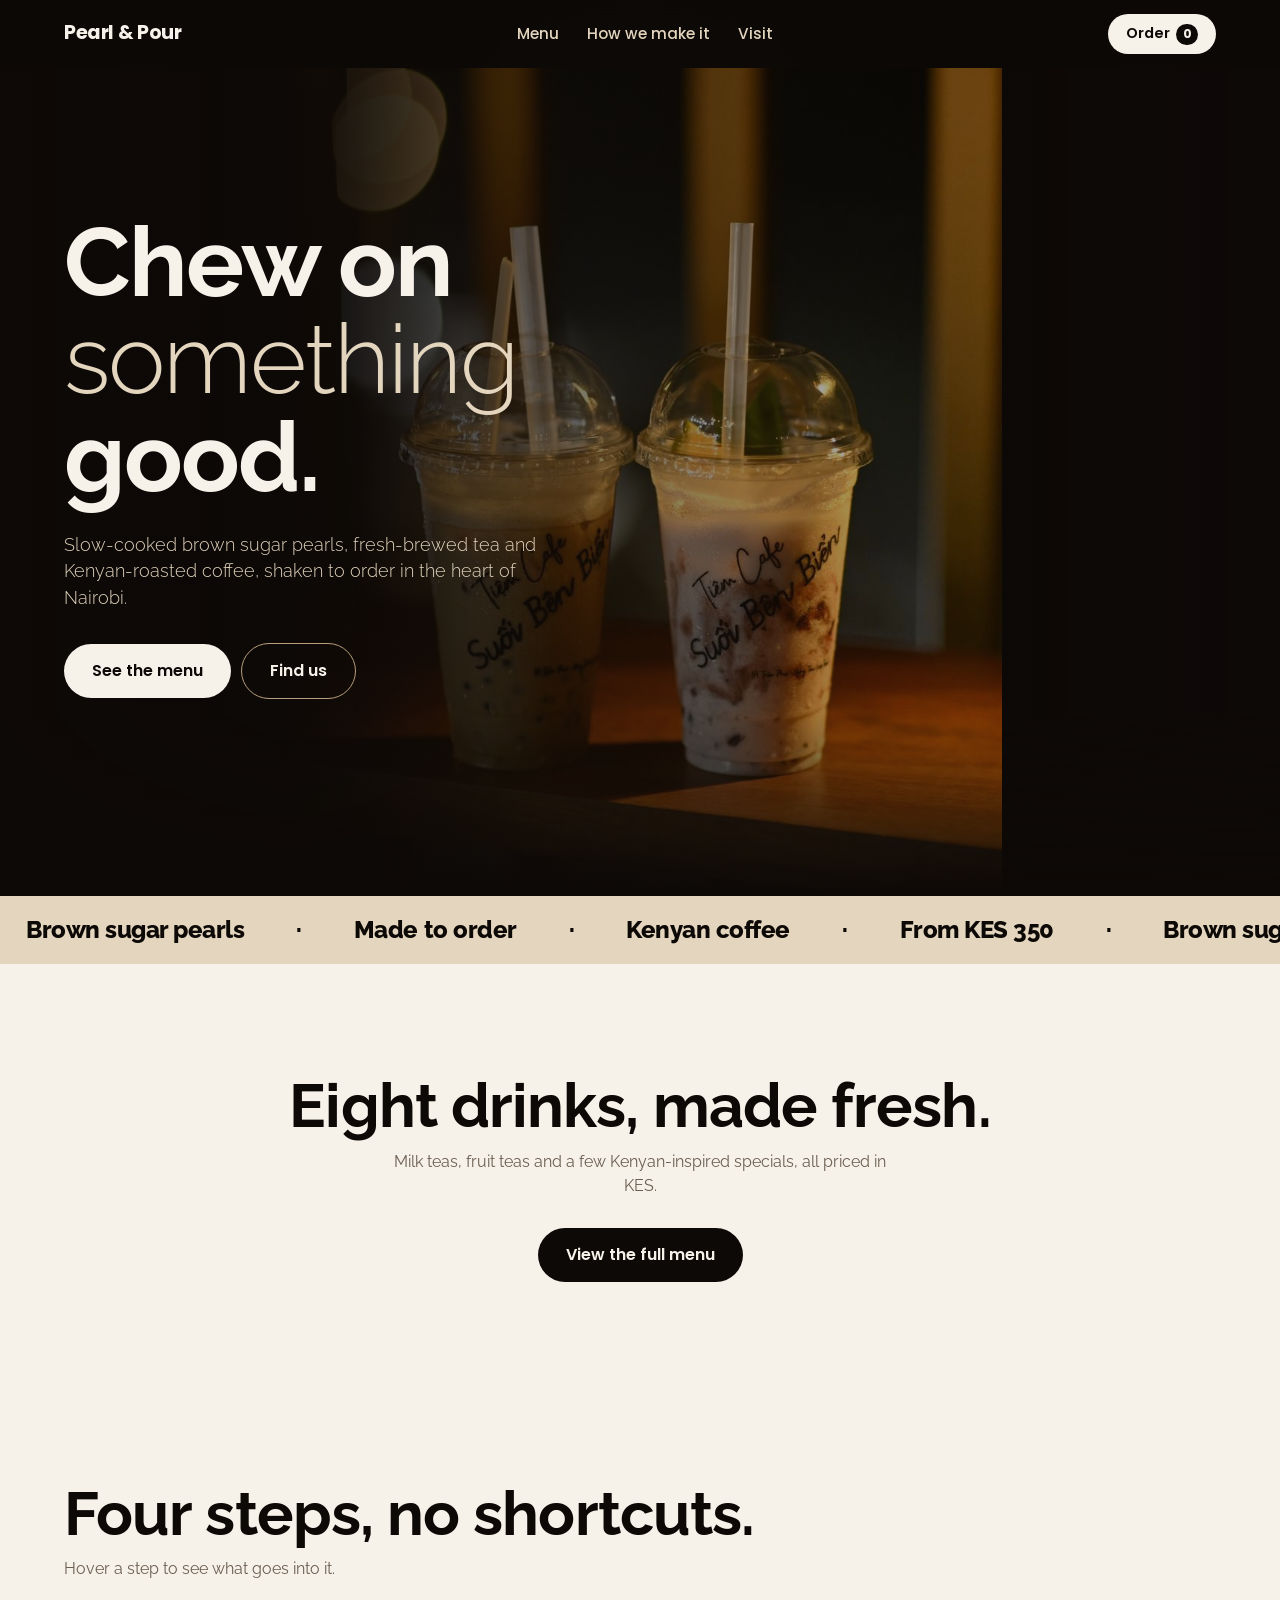
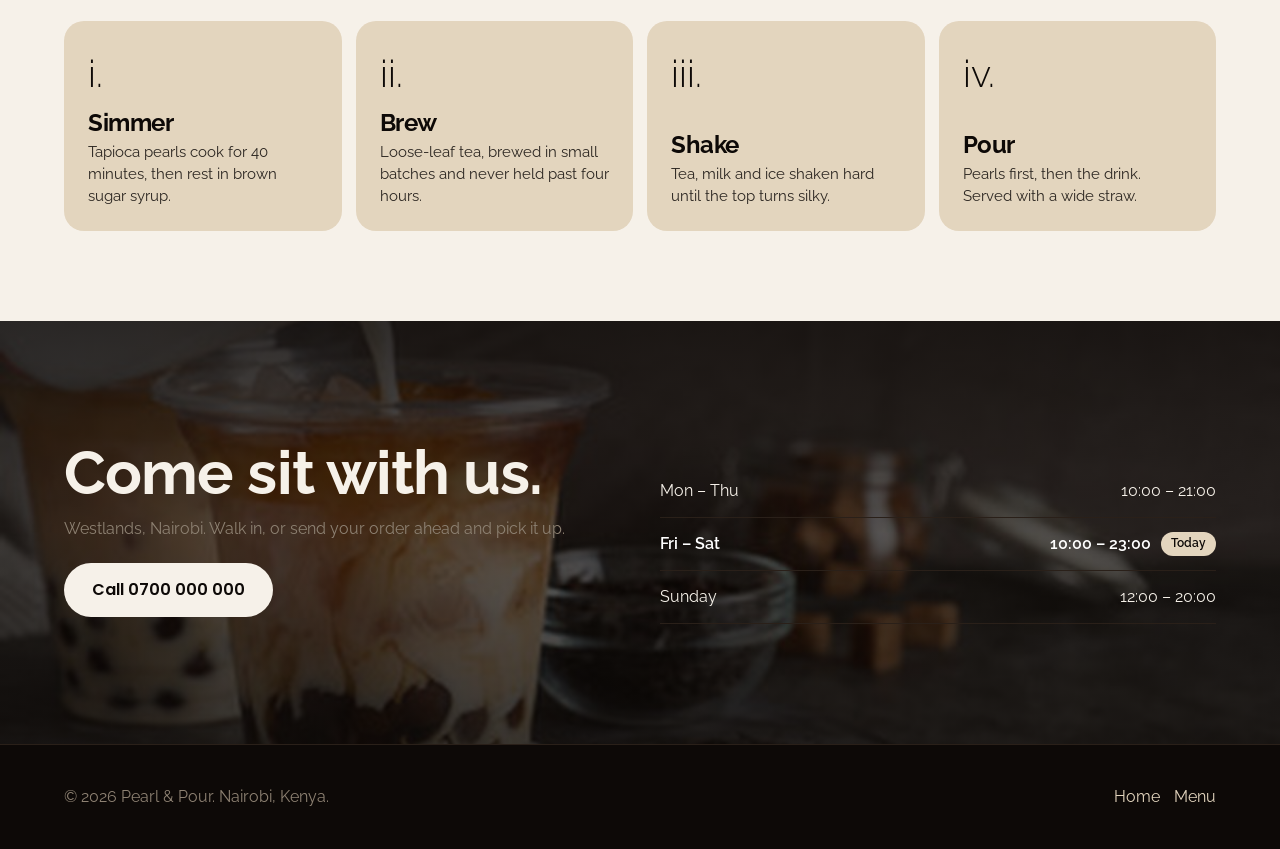
<file: index.html>
<!DOCTYPE html>
<html lang="en">
<head>
<meta charset="utf-8">
<meta name="viewport" content="width=device-width, initial-scale=1, viewport-fit=cover">
<title>Pearl & Pour — Boba tea, Nairobi</title>
<meta name="description" content="Boba tea and Kenyan coffee in Westlands, Nairobi.">
<link rel="icon" href="favicon.ico" sizes="any">
<link rel="icon" type="image/png" sizes="32x32" href="favicon-32x32.png">
<link rel="icon" type="image/png" sizes="16x16" href="favicon-16x16.png">
<link rel="apple-touch-icon" href="apple-touch-icon.png">
<link rel="preconnect" href="https://fonts.googleapis.com">
<link rel="preconnect" href="https://fonts.gstatic.com" crossorigin>
<link href="https://fonts.googleapis.com/css2?family=Poppins:wght@500;600;700&family=Raleway:ital,wght@0,300;0,400;0,500;0,700;0,800;1,300;1,400&display=swap" rel="stylesheet">
<link rel="stylesheet" href="style.css">
</head>
<body>
<div id="glow"></div>
<nav>
  <a class="logo" href="index.html">Pearl & Pour</a>
  <ul><li><a href="menu.html">Menu</a></li><li><a href="#craft">How we make it</a></li><li><a href="#visit">Visit</a></li></ul>
  <button class="burger" id="burger" aria-label="Open menu" aria-expanded="false"><span></span><span></span></button>
  <button class="cartbtn" id="open">Order<b id="count">0</b></button>
</nav>

<section class="hero">
  <div class="hero-bg" id="herobg" role="img" aria-label="Two iced boba milk teas on a wooden tray in a cafe"></div>
  <div>
    <h1>Chew on <em>something</em> good.</h1>
    <p class="lead">Slow-cooked brown sugar pearls, fresh-brewed tea and Kenyan-roasted coffee, shaken to order in the heart of Nairobi.</p>
    <a class="btn" href="menu.html">See the menu</a><a class="btn ghost" href="#visit">Find us</a>
  </div>
</section>

<div class="marq" aria-hidden="true"><div id="mq"></div></div>

<section class="light cta" id="menu-cta">
  <h2 class="rv">Eight drinks, made fresh.</h2>
  <p class="sub rv">Milk teas, fruit teas and a few Kenyan-inspired specials, all priced in KES.</p>
  <a class="btn dark" href="menu.html">View the full menu</a>
</section>

<section class="light" id="craft">
  <h2 class="rv">Four steps, no shortcuts.</h2>
  <p class="sub rv">Hover a step to see what goes into it.</p>
  <div class="steps">
    <div class="step" tabindex="0"><span class="n">i.</span><div><h3>Simmer</h3><p>Tapioca pearls cook for 40 minutes, then rest in brown sugar syrup.</p></div></div>
    <div class="step" tabindex="0"><span class="n">ii.</span><div><h3>Brew</h3><p>Loose-leaf tea, brewed in small batches and never held past four hours.</p></div></div>
    <div class="step" tabindex="0"><span class="n">iii.</span><div><h3>Shake</h3><p>Tea, milk and ice shaken hard until the top turns silky.</p></div></div>
    <div class="step" tabindex="0"><span class="n">iv.</span><div><h3>Pour</h3><p>Pearls first, then the drink. Served with a wide straw.</p></div></div>
  </div>
</section>

<section id="visit">
  <div class="visit">
    <div>
      <h2 class="rv">Come sit with us.</h2>
      <p class="sub rv">Westlands, Nairobi. Walk in, or send your order ahead and pick it up.</p>
      <p style="margin-top:22px"><a class="btn" href="tel:+254700000000">Call 0700 000 000</a></p>
    </div>
    <ul class="hours" id="hours"></ul>
  </div>
</section>

<footer><span>© 2026 Pearl & Pour. Nairobi, Kenya.</span><span><a href="index.html">Home</a><a href="menu.html">Menu</a></span></footer>

<div id="veil"></div>
<aside id="cart" aria-label="Your order">
  <div class="row"><h2 style="font-size:2rem;margin:0">Your order</h2><button id="close" aria-label="Close order">Close</button></div>
  <div id="items"></div>
  <div class="tot"><span>Total</span><span id="total">KES 0</span></div>
  <button class="go" id="go" disabled>Send order</button>
</aside>

<script src="app.js"></script>
</body>
</html>
</file>
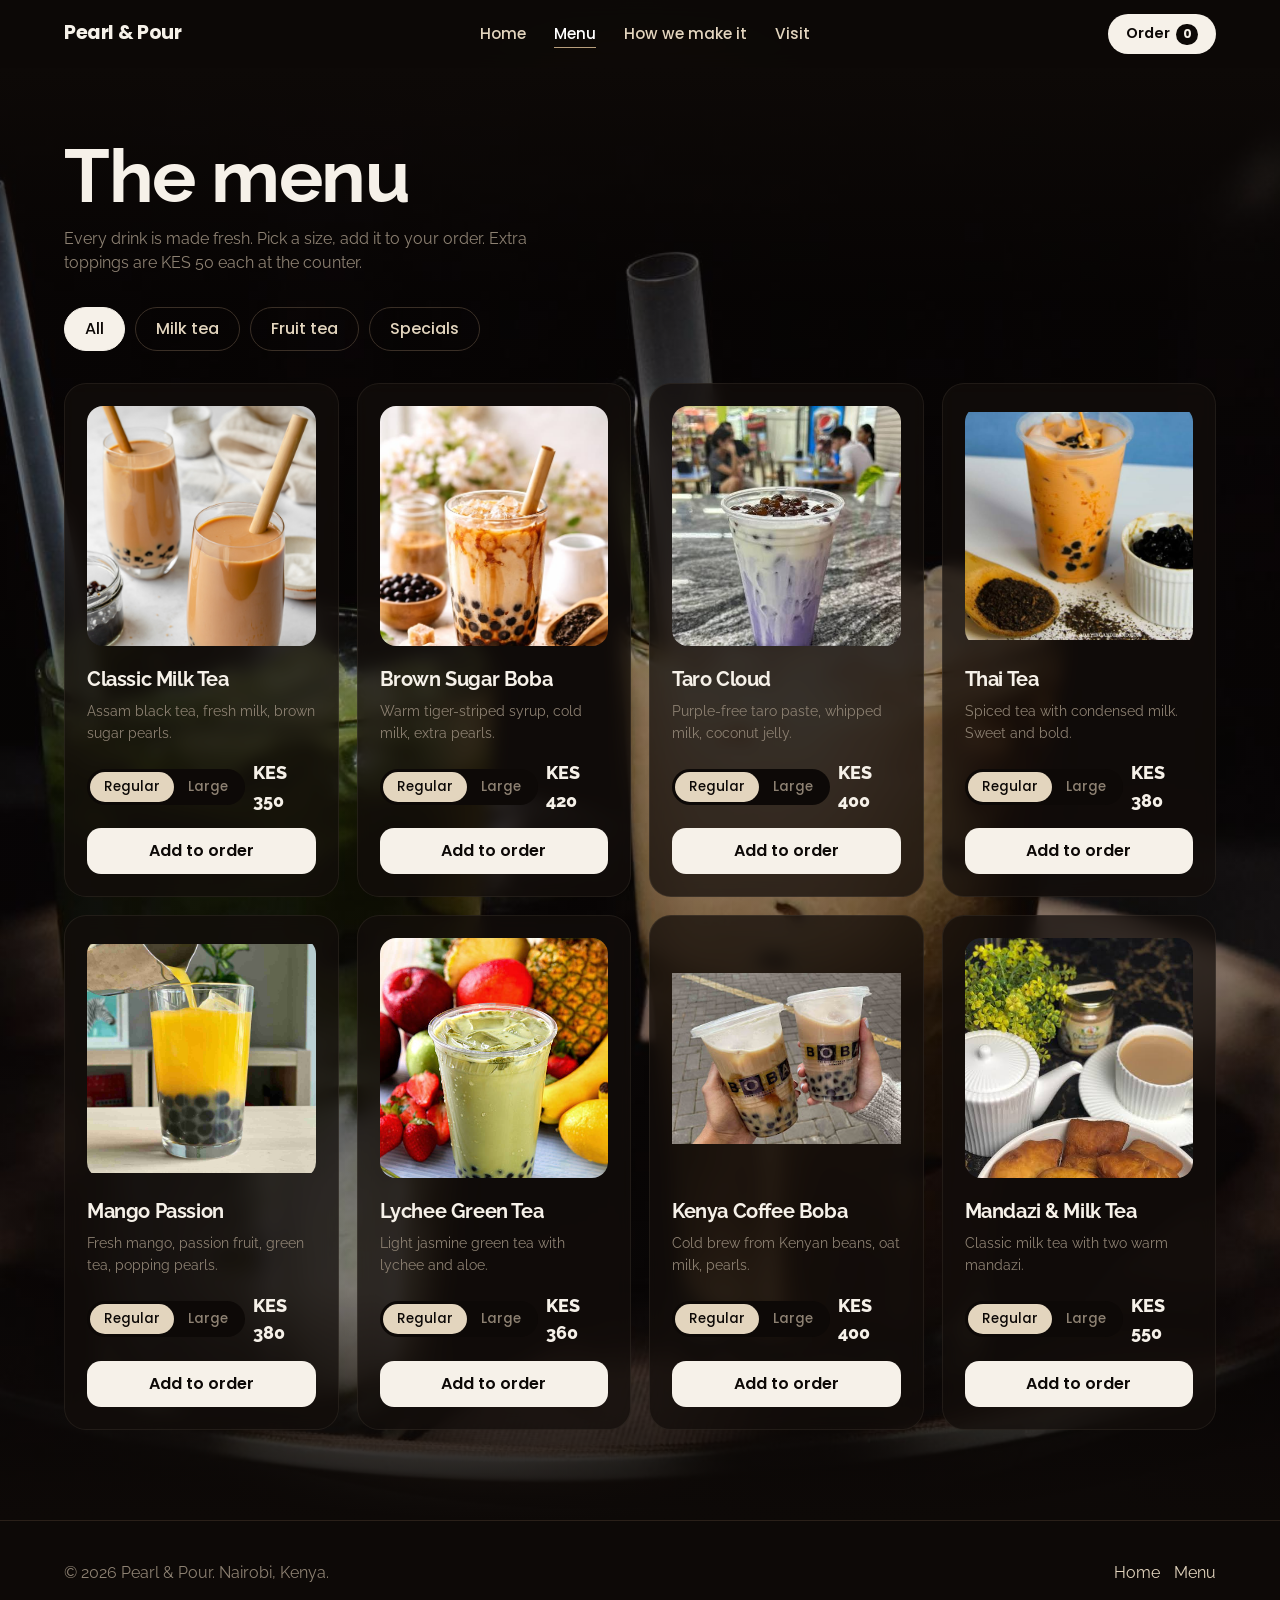
<file: menu.html>
<!DOCTYPE html>
<html lang="en">
<head>
<meta charset="utf-8">
<meta name="viewport" content="width=device-width, initial-scale=1, viewport-fit=cover">
<title>Menu — Pearl & Pour</title>
<link rel="icon" href="favicon.ico" sizes="any">
<link rel="icon" type="image/png" sizes="32x32" href="favicon-32x32.png">
<link rel="icon" type="image/png" sizes="16x16" href="favicon-16x16.png">
<link rel="apple-touch-icon" href="apple-touch-icon.png">
<link rel="preconnect" href="https://fonts.googleapis.com">
<link rel="preconnect" href="https://fonts.gstatic.com" crossorigin>
<link href="https://fonts.googleapis.com/css2?family=Poppins:wght@500;600;700&family=Raleway:ital,wght@0,300;0,400;0,500;0,700;0,800;1,300;1,400&display=swap" rel="stylesheet">
<link rel="stylesheet" href="style.css">
</head>
<body>
<div id="glow"></div>
<nav>
  <a class="logo" href="index.html">Pearl & Pour</a>
  <ul><li><a href="index.html">Home</a></li><li><a class="on" href="menu.html" aria-current="page">Menu</a></li><li><a href="index.html#craft">How we make it</a></li><li><a href="index.html#visit">Visit</a></li></ul>
  <button class="burger" id="burger" aria-label="Open menu" aria-expanded="false"><span></span><span></span></button>
  <button class="cartbtn" id="open">Order<b id="count">0</b></button>
</nav>

<section id="menu">
  <h1 class="rv">The menu</h1>
  <p class="sub rv">Every drink is made fresh. Pick a size, add it to your order. Extra toppings are KES 50 each at the counter.</p>
  <div class="tabs" id="tabs">
    <button class="tab" data-c="all" aria-pressed="true">All</button>
    <button class="tab" data-c="milk" aria-pressed="false">Milk tea</button>
    <button class="tab" data-c="fruit" aria-pressed="false">Fruit tea</button>
    <button class="tab" data-c="special" aria-pressed="false">Specials</button>
  </div>
  <div class="grid" id="grid"></div>
</section>

<footer><span>© 2026 Pearl & Pour. Nairobi, Kenya.</span><span><a href="index.html">Home</a><a href="menu.html">Menu</a></span></footer>

<div id="veil"></div>
<aside id="cart" aria-label="Your order">
  <div class="row"><h2 style="font-size:2rem;margin:0">Your order</h2><button id="close" aria-label="Close order">Close</button></div>
  <div id="items"></div>
  <div class="tot"><span>Total</span><span id="total">KES 0</span></div>
  <button class="go" id="go" disabled>Send order</button>
</aside>

<script src="app.js"></script>
</body>
</html>
</file>
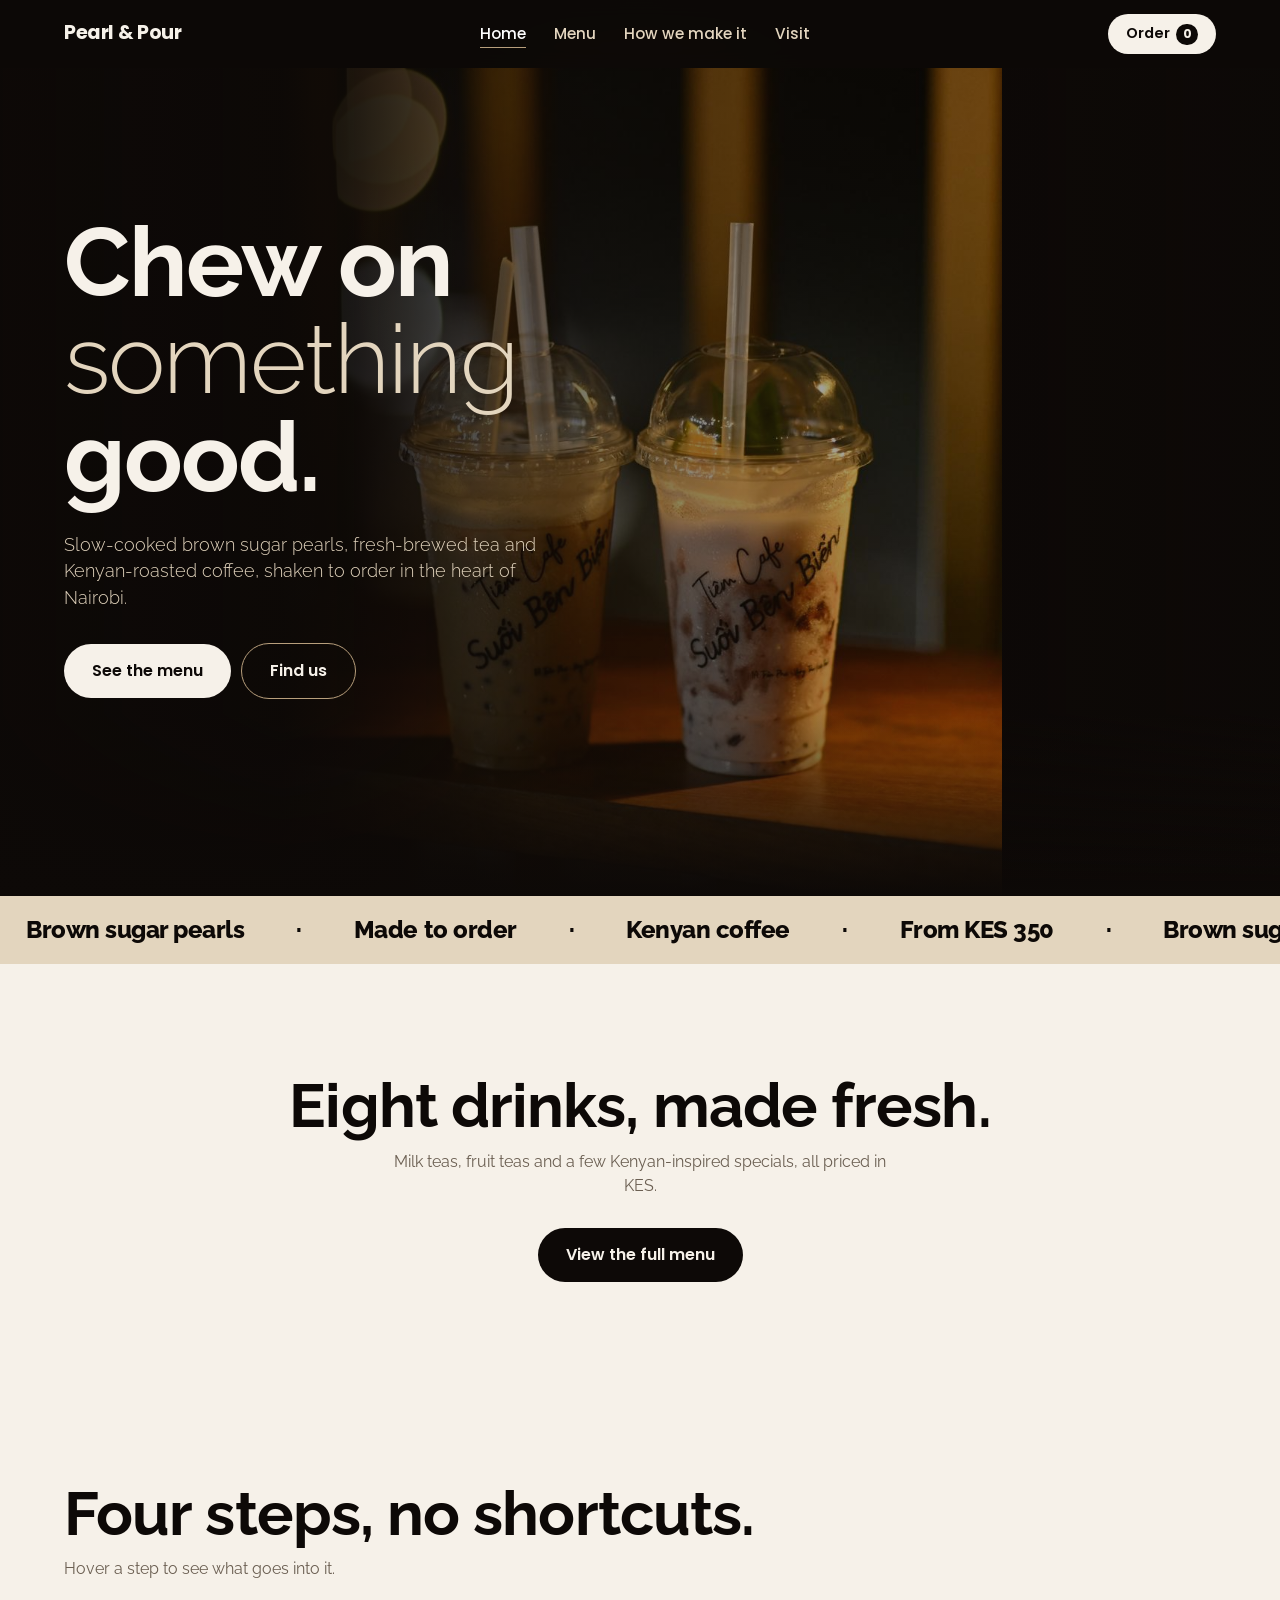
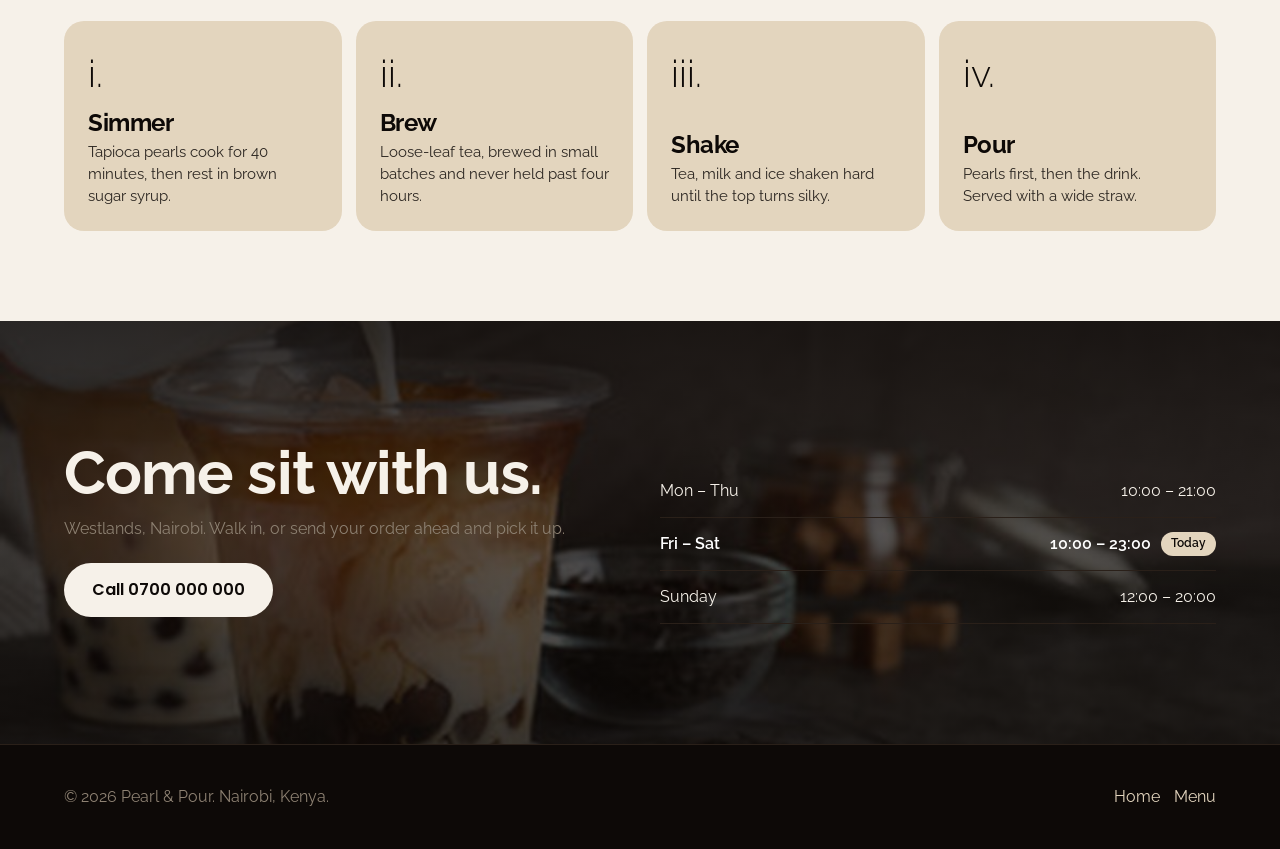
<file: pearl-and-pour.html>
<!DOCTYPE html>
<html lang="en">
<head>
<meta charset="utf-8">
<meta name="viewport" content="width=device-width, initial-scale=1, viewport-fit=cover">
<title>Pearl & Pour — Boba tea, Nairobi</title>
<link rel="preconnect" href="https://fonts.googleapis.com">
<link rel="preconnect" href="https://fonts.gstatic.com" crossorigin>
<link href="https://fonts.googleapis.com/css2?family=Poppins:wght@500;600;700&family=Raleway:ital,wght@0,300;0,400;0,500;0,700;0,800;1,300;1,400&display=swap" rel="stylesheet">
<style>
:root{--ink:#0D0907;--ink2:#1a1310;--bone:#F6F1E9;--sand:#E3D5BE;--tan:#B89F7C;--mute:#8d8172;
--f:'Raleway','Helvetica Neue',Arial,sans-serif;--s:'Raleway','Helvetica Neue',Arial,sans-serif;--n:'Poppins','Helvetica Neue',Arial,sans-serif;
box-sizing:border-box;padding-top:env(safe-area-inset-top,0px);padding-bottom:env(safe-area-inset-bottom,0px)}
html{scroll-padding-top:70px;scroll-behavior:smooth}
*,*::before,*::after{box-sizing:inherit;margin:0}
body{background:var(--ink);color:var(--bone);font-family:var(--f);line-height:1.5;overflow-x:hidden}
button{font:inherit;color:inherit;cursor:pointer;border:0;background:none}
:focus-visible{outline:2px solid var(--sand);outline-offset:3px}
#glow{position:fixed;inset:0;pointer-events:none;z-index:0;background:radial-gradient(500px circle at var(--x,50%) var(--y,30%),rgba(227,213,190,.10),transparent 60%)}
nav{position:sticky;top:env(safe-area-inset-top,0px);z-index:20;display:flex;justify-content:space-between;align-items:center;padding:14px 5vw;background:rgba(13,9,7,.82);backdrop-filter:blur(10px)}
.logo{font-weight:800;font-size:1.2rem;letter-spacing:-.02em}
nav ul{display:flex;gap:28px;list-style:none;padding:0}
nav a{color:var(--sand);text-decoration:none;font-size:.95rem}nav a:hover{color:#fff}
.cartbtn{background:var(--bone);color:var(--ink);padding:9px 18px;border-radius:99px;font-weight:600;font-size:.9rem}
.cartbtn b{display:inline-block;min-width:22px;margin-left:6px;background:var(--ink);color:var(--bone);border-radius:99px;font-size:.78rem;padding:1px 6px;text-align:center}
section{position:relative;z-index:1;padding:90px 5vw}
.hero{position:relative;isolation:isolate;overflow:hidden;min-height:92vh;display:flex;align-items:center;padding-top:40px}.hero>div{max-width:720px}.hero-bg{position:absolute;inset:-4% -4% -4% 22%;z-index:-2;background:url([data-uri]) 42% center/cover no-repeat;-webkit-mask-image:linear-gradient(90deg,transparent 0,#000 35%);mask-image:linear-gradient(90deg,transparent 0,#000 35%);transition:transform .25s ease-out}.hero::after{content:"";position:absolute;inset:0;z-index:-1;background:linear-gradient(90deg,rgba(13,9,7,.93) 0%,rgba(13,9,7,.55) 45%,rgba(13,9,7,.08) 100%),linear-gradient(0deg,#0D0907 0,transparent 22%)}
h1{font-size:clamp(3rem,7.6vw,6.8rem);line-height:1;letter-spacing:-.02em;font-weight:700}
h1 em{font-style:normal;font-weight:300;color:var(--sand)}
.lead{max-width:44ch;font-weight:300;color:var(--sand);margin:26px 0 32px;font-size:1.1rem}
.btn{display:inline-block;background:var(--bone);color:var(--ink);padding:15px 28px;border-radius:99px;font-weight:600;text-decoration:none;transition:transform .2s,background .2s}
.btn:hover{transform:scale(1.05);background:#fff}
.btn.ghost{background:none;color:var(--bone);border:1px solid var(--tan);margin-left:10px}
.stage{position:relative;height:min(74vh,600px);display:grid;place-items:center;perspective:900px}
.stage::before{content:"";position:absolute;width:78%;aspect-ratio:1;border-radius:50%;background:var(--ink2);box-shadow:inset 0 0 0 1px #2a2019}
#cup{position:relative;width:min(300px,62%);transition:transform .15s ease-out;cursor:grab;filter:drop-shadow(0 30px 40px rgba(0,0,0,.6))}
.hint{position:absolute;bottom:2%;right:4%;background:rgba(246,241,233,.12);border:1px solid #3a2f26;padding:8px 16px;border-radius:99px;font-size:.85rem;color:var(--sand)}
.pearl{animation:bob 3.4s ease-in-out infinite}
@keyframes bob{50%{transform:translateY(-5px)}}
.marq{background:var(--sand);color:var(--ink);overflow:hidden;white-space:nowrap;padding:16px 0;position:relative;z-index:1}
.marq div{display:inline-block;animation:m 30s linear infinite;font-weight:800;font-size:1.5rem;letter-spacing:-.02em}
.marq span{margin:0 26px}
@keyframes m{to{transform:translateX(-50%)}}
h2{font-size:clamp(2.2rem,5vw,3.8rem);letter-spacing:-.015em;line-height:1.05;font-weight:700;margin-bottom:12px}
.sub{color:var(--mute);max-width:52ch}
.tabs{display:flex;gap:10px;margin:32px 0;flex-wrap:wrap}
.tab{padding:9px 20px;border-radius:99px;border:1px solid #3a2f26;color:var(--sand);transition:.2s}
.tab:hover{border-color:var(--tan)}.tab[aria-pressed=true]{background:var(--bone);color:var(--ink);border-color:var(--bone)}
.grid{display:grid;grid-template-columns:repeat(auto-fill,minmax(250px,1fr));gap:18px}
.card{background:var(--ink2);border-radius:22px;padding:22px;transition:transform .25s,background .25s;transform-style:preserve-3d}
.card:hover{background:#231a15}
.dot{height:240px;border-radius:16px;margin-bottom:18px;display:grid;place-items:center;overflow:hidden}
.dot svg{width:70px;transition:transform .4s}.card:hover .dot svg{transform:translateY(-8px) rotate(-6deg) scale(1.1)}
.card h3{font-size:1.25rem;letter-spacing:-.02em}
.card p{color:var(--mute);font-size:.9rem;margin:6px 0 16px;min-height:2.7em}
.row{display:flex;justify-content:space-between;align-items:center;gap:8px}
.size{display:flex;background:var(--ink);border-radius:99px;padding:3px}
.size button{padding:5px 14px;border-radius:99px;font-size:.85rem;color:var(--mute)}
.size button[aria-pressed=true]{background:var(--sand);color:var(--ink)}
.price{font-weight:800;font-size:1.15rem}
.add{width:100%;margin-top:14px;padding:11px;border-radius:14px;background:var(--bone);color:var(--ink);font-weight:600;transition:.2s}
.add:hover{background:#fff}.add.ok{background:var(--tan)}
.light{background:var(--bone);color:var(--ink)}
.light .sub{color:#6b5f52}
.steps{display:grid;grid-template-columns:repeat(4,1fr);gap:14px;margin-top:40px}
.step{background:var(--sand);border-radius:20px;padding:24px;min-height:210px;display:flex;flex-direction:column;justify-content:space-between;transition:background .3s,color .3s,transform .3s;cursor:default}
.step:hover{background:var(--ink);color:var(--bone);transform:translateY(-8px)}
.step h3{font-size:1.5rem;letter-spacing:-.02em}
.step p{font-size:.92rem;opacity:.85}
.step .n{font-weight:300;font-size:2.4rem}
.visit{display:grid;grid-template-columns:1fr 1fr;gap:40px}
.hours{list-style:none;padding:0;margin-top:24px}
.hours li{display:flex;justify-content:space-between;padding:14px 0;border-bottom:1px solid #2a2019}
.hours li.today{color:#fff;font-weight:600}
.hours li.today::after{content:"Today";font-size:.75rem;background:var(--sand);color:var(--ink);padding:2px 10px;border-radius:99px;margin-left:10px}
.hours li span:first-child{flex:1}
footer{position:relative;z-index:1;padding:40px 5vw;color:var(--mute);display:flex;justify-content:space-between;flex-wrap:wrap;gap:12px;border-top:1px solid #2a2019}
aside{position:fixed;top:0;right:0;height:100%;width:min(420px,100%);background:var(--bone);color:var(--ink);z-index:50;transform:translateX(105%);transition:transform .4s cubic-bezier(.7,0,.2,1);display:flex;flex-direction:column;padding:calc(24px + env(safe-area-inset-top,0px)) 24px calc(24px + env(safe-area-inset-bottom,0px))}
aside.open{transform:none}
#veil{position:fixed;inset:0;background:rgba(13,9,7,.6);z-index:40;opacity:0;pointer-events:none;transition:.3s}
#veil.on{opacity:1;pointer-events:auto}
#items{flex:1;overflow:auto;margin:18px 0}
.li{display:flex;justify-content:space-between;gap:10px;padding:14px 0;border-bottom:1px solid var(--sand)}
.li small{color:#6b5f52;display:block}
.qty{display:flex;align-items:center;gap:10px;margin-top:6px}
.qty button{width:28px;height:28px;border-radius:50%;background:var(--sand)}
.tot{display:flex;justify-content:space-between;font-weight:800;font-size:1.3rem;margin-bottom:14px}
.go{background:var(--ink);color:var(--bone);padding:15px;border-radius:99px;font-weight:600;width:100%}
.go:disabled{opacity:.35;cursor:not-allowed}
.empty{color:#6b5f52;padding:30px 0}
.rv{opacity:0;transform:translateY(24px);transition:opacity .7s,transform .7s}.rv.in{opacity:1;transform:none}
#visit{isolation:isolate;overflow:hidden;padding-top:120px;padding-bottom:120px}#visit::before{content:"";position:absolute;inset:0;z-index:-2;background:url([data-uri]) center/cover no-repeat}#visit::after{content:"";position:absolute;inset:0;z-index:-1;background:linear-gradient(0deg,rgba(13,9,7,.8),rgba(13,9,7,.68) 50%,rgba(13,9,7,.86))}
#menu{isolation:isolate;overflow:hidden}#menu::before{content:"";position:absolute;inset:0;z-index:-2;background:url([data-uri]) center/cover no-repeat}#menu::after{content:"";position:absolute;inset:0;z-index:-1;background:linear-gradient(180deg,#0D0907 0,rgba(13,9,7,.42) 16%,rgba(13,9,7,.42) 84%,#0D0907 100%)}#menu .card{background:rgba(20,14,11,.74);backdrop-filter:blur(8px);-webkit-backdrop-filter:blur(8px);border:1px solid rgba(227,213,190,.08)}#menu .card:hover{background:rgba(35,26,21,.9)}
button,.btn,nav a,.logo{font-family:var(--n);font-weight:600}
nav a{font-weight:500}.logo{font-weight:700}.tab,.size button{font-weight:500}
@media(max-width:820px){.hero,.visit{grid-template-columns:1fr}.steps{grid-template-columns:1fr 1fr}nav ul{display:none}.stage{height:420px}section{padding:64px 5vw}}
@media(max-width:820px){.hero-bg{inset:-4%;background-position:45% center;-webkit-mask-image:none;mask-image:none}.hero::after{background:linear-gradient(0deg,#0D0907 0,rgba(13,9,7,.7) 55%,rgba(13,9,7,.82) 100%)}}
@media(prefers-reduced-motion:reduce){*{animation:none!important;transition:none!important}html{scroll-behavior:auto}}
nav a.logo{color:var(--bone)}
nav a.on{color:#fff;border-bottom:1px solid var(--tan);padding-bottom:3px}
footer a{color:var(--sand);text-decoration:none;margin-left:14px}footer a:hover{color:#fff}
.btn.dark{background:var(--ink);color:var(--bone)}.btn.dark:hover{background:#2a2019}
.cta{text-align:center;padding:110px 5vw}.cta .sub{margin:0 auto 30px}
#menu{min-height:100vh;padding-top:70px}
#menu h1{font-size:clamp(2.6rem,6vw,4.6rem);line-height:1.05;letter-spacing:-.02em;font-weight:700;margin-bottom:12px}

.burger{display:none;width:42px;height:42px;border:1px solid #3a2f26;border-radius:50%;flex-direction:column;justify-content:center;align-items:center;gap:6px}
.burger span{width:18px;height:2px;background:var(--bone);transition:transform .25s}
.burger[aria-expanded=true] span:first-child{transform:translateY(4px) rotate(45deg)}
.burger[aria-expanded=true] span:last-child{transform:translateY(-4px) rotate(-45deg)}
[hidden]{display:none!important}
@media(max-width:820px){.burger{display:flex;margin-left:auto;margin-right:10px}
nav ul.open{display:flex;flex-direction:column;gap:18px;position:absolute;top:100%;left:0;right:0;background:rgba(13,9,7,.97);padding:22px 5vw 28px;border-top:1px solid #2a2019}
nav ul.open a{font-size:1.15rem}}

</style>
</head>
<body>
<div id="glow"></div>
<nav>
  <a class="logo" href="#/">Pearl & Pour</a>
  <ul><li><a data-r="home" href="#/">Home</a></li><li><a data-r="menu" href="#/menu">Menu</a></li><li><a data-r="craft" href="#/craft">How we make it</a></li><li><a data-r="visit" href="#/visit">Visit</a></li></ul>
  <button class="burger" id="burger" aria-label="Open menu" aria-expanded="false"><span></span><span></span></button>
  <button class="cartbtn" id="open">Order<b id="count">0</b></button>
</nav>

<div id="page-home">
<section class="hero">
  <div class="hero-bg" id="herobg" role="img" aria-label="Two iced boba milk teas on a wooden tray in a cafe"></div>
  <div>
    <h1>Chew on <em>something</em> good.</h1>
    <p class="lead">Slow-cooked brown sugar pearls, fresh-brewed tea and Kenyan-roasted coffee, shaken to order in the heart of Nairobi.</p>
    <a class="btn" href="#/menu">See the menu</a><a class="btn ghost" href="#/visit">Find us</a>
  </div>
</section>

<div class="marq" aria-hidden="true"><div id="mq"></div></div>

<section class="light cta" id="menu-cta">
  <h2 class="rv">Eight drinks, made fresh.</h2>
  <p class="sub rv">Milk teas, fruit teas and a few Kenyan-inspired specials, all priced in KES.</p>
  <a class="btn dark" href="#/menu">View the full menu</a>
</section>

<section class="light" id="craft">
  <h2 class="rv">Four steps, no shortcuts.</h2>
  <p class="sub rv">Hover a step to see what goes into it.</p>
  <div class="steps">
    <div class="step" tabindex="0"><span class="n">i.</span><div><h3>Simmer</h3><p>Tapioca pearls cook for 40 minutes, then rest in brown sugar syrup.</p></div></div>
    <div class="step" tabindex="0"><span class="n">ii.</span><div><h3>Brew</h3><p>Loose-leaf tea, brewed in small batches and never held past four hours.</p></div></div>
    <div class="step" tabindex="0"><span class="n">iii.</span><div><h3>Shake</h3><p>Tea, milk and ice shaken hard until the top turns silky.</p></div></div>
    <div class="step" tabindex="0"><span class="n">iv.</span><div><h3>Pour</h3><p>Pearls first, then the drink. Served with a wide straw.</p></div></div>
  </div>
</section>

<section id="visit">
  <div class="visit">
    <div>
      <h2 class="rv">Come sit with us.</h2>
      <p class="sub rv">Westlands, Nairobi. Walk in, or send your order ahead and pick it up.</p>
      <p style="margin-top:22px"><a class="btn" href="tel:+254700000000">Call 0700 000 000</a></p>
    </div>
    <ul class="hours" id="hours"></ul>
  </div>
</section>

</div>
<div id="page-menu" hidden>
<section id="menu">
  <h1 class="rv">The menu</h1>
  <p class="sub rv">Every drink is made fresh. Pick a size, add it to your order. Extra toppings are KES 50 each at the counter.</p>
  <div class="tabs" id="tabs">
    <button class="tab" data-c="all" aria-pressed="true">All</button>
    <button class="tab" data-c="milk" aria-pressed="false">Milk tea</button>
    <button class="tab" data-c="fruit" aria-pressed="false">Fruit tea</button>
    <button class="tab" data-c="special" aria-pressed="false">Specials</button>
  </div>
  <div class="grid" id="grid"></div>
</section>

</div>
<footer><span>© 2026 Pearl & Pour. Nairobi, Kenya.</span><span><a href="#/">Home</a><a href="#/menu">Menu</a></span></footer>

<div id="veil"></div>
<aside id="cart" aria-label="Your order">
  <div class="row"><h2 style="font-size:2rem;margin:0">Your order</h2><button id="close" aria-label="Close order">Close</button></div>
  <div id="items"></div>
  <div class="tot"><span>Total</span><span id="total">KES 0</span></div>
  <button class="go" id="go" disabled>Send order</button>
</aside>

<script>
const D=[
{id:1,n:"Classic Milk Tea",c:"milk",d:"Assam black tea, fresh milk, brown sugar pearls.",p:[350,450],t:"#B89F7C"},
{id:2,n:"Brown Sugar Boba",c:"milk",d:"Warm tiger-striped syrup, cold milk, extra pearls.",p:[420,520],t:"#8a6c4b"},
{id:3,n:"Taro Cloud",c:"milk",d:"Purple-free taro paste, whipped milk, coconut jelly.",p:[400,500],t:"#E3D5BE"},
{id:4,n:"Thai Tea",c:"milk",d:"Spiced tea with condensed milk. Sweet and bold.",p:[380,480],t:"#a5825a"},
{id:5,n:"Mango Passion",c:"fruit",d:"Fresh mango, passion fruit, green tea, popping pearls.",p:[380,480],t:"#d8c29b"},
{id:6,n:"Lychee Green Tea",c:"fruit",d:"Light jasmine green tea with lychee and aloe.",p:[360,460],t:"#efe6d6"},
{id:7,n:"Kenya Coffee Boba",c:"special",d:"Cold brew from Kenyan beans, oat milk, pearls.",p:[400,500],t:"#5b4433"},
{id:8,n:"Mandazi & Milk Tea",c:"special",d:"Classic milk tea with two warm mandazi.",p:[550,650],t:"#c9b28d"}
];
const cup='<svg viewBox="0 0 60 90"><path d="M8 20h44l-6 60q-1 6-7 6H21q-6 0-7-6z" fill="#F6F1E9" opacity=".9"/><rect x="4" y="12" width="52" height="9" rx="4.5" fill="#0D0907"/><rect x="29" y="0" width="4" height="30" rx="2" fill="#0D0907" transform="rotate(8 31 15)"/><g fill="#0D0907"><circle cx="21" cy="76" r="4"/><circle cx="31" cy="77" r="4"/><circle cx="40" cy="76" r="4"/><circle cx="26" cy="68" r="4"/><circle cx="36" cy="68" r="4"/></g></svg>';
const fmt=n=>'KES '+n.toLocaleString('en-KE');
let cart=[],cat='all';
try{cart=JSON.parse(localStorage.getItem('pp_cart')||'[]').filter(i=>D.some(d=>d.id==i.id)&&i.q>0)}catch(e){cart=[]}
const $=s=>document.querySelector(s);

/* menu */
function render(){
 $('#grid').innerHTML=D.filter(x=>cat=='all'||x.c==cat).map(x=>`
 <article class="card" data-id="${x.id}"><div class="dot" style="background:${x.t}">${x.img?`<img src="${x.img}" alt="${x.n}" loading="lazy" style="width:100%;height:100%;object-fit:contain">`:cup}</div>
 <h3>${x.n}</h3><p>${x.d}</p>
 <div class="row"><div class="size" role="group" aria-label="Size"><button aria-pressed="true" data-s="0">Regular</button><button aria-pressed="false" data-s="1">Large</button></div><span class="price">${fmt(x.p[0])}</span></div>
 <button class="add">Add to order</button></article>`).join('');
}
if($('#grid')){
$('#tabs').onclick=e=>{const b=e.target.closest('.tab');if(!b)return;cat=b.dataset.c;
 document.querySelectorAll('.tab').forEach(t=>t.setAttribute('aria-pressed',t==b));render()};
$('#grid').onclick=e=>{
 const card=e.target.closest('.card');if(!card)return;const x=D.find(d=>d.id==card.dataset.id);
 const sb=e.target.closest('.size button');
 if(sb){card.querySelectorAll('.size button').forEach(b=>b.setAttribute('aria-pressed',b==sb));card.querySelector('.price').textContent=fmt(x.p[sb.dataset.s]);return}
 const a=e.target.closest('.add');
 if(a){const s=+card.querySelector('.size [aria-pressed=true]').dataset.s;
  const l=cart.find(i=>i.id==x.id&&i.s==s);l?l.q++:cart.push({id:x.id,s,q:1});
  a.textContent='Added';a.classList.add('ok');setTimeout(()=>{a.textContent='Add to order';a.classList.remove('ok')},900);upd()}
};
$('#grid').addEventListener('pointermove',e=>{
 const c=e.target.closest('.card');if(!c)return;const r=c.getBoundingClientRect();
 const px=(e.clientX-r.left)/r.width-.5,py=(e.clientY-r.top)/r.height-.5;
 c.style.transform=`perspective(700px) rotateY(${px*7}deg) rotateX(${-py*7}deg)`});
$('#grid').addEventListener('pointerout',e=>{const c=e.target.closest('.card');if(c)c.style.transform=''});
}

/* cart */
function upd(){
 try{localStorage.setItem('pp_cart',JSON.stringify(cart))}catch(e){}
 const n=cart.reduce((a,i)=>a+i.q,0),t=cart.reduce((a,i)=>a+i.q*D.find(d=>d.id==i.id).p[i.s],0);
 $('#count').textContent=n;$('#total').textContent=fmt(t);$('#go').disabled=!n;
 $('#items').innerHTML=n?cart.map((i,k)=>{const x=D.find(d=>d.id==i.id);return `<div class="li"><div><strong>${x.n}</strong><small>${i.s?'Large':'Regular'} · ${fmt(x.p[i.s])}</small>
 <div class="qty"><button data-k="${k}" data-d="-1" aria-label="Remove one">−</button>${i.q}<button data-k="${k}" data-d="1" aria-label="Add one">+</button></div></div><strong>${fmt(x.p[i.s]*i.q)}</strong></div>`}).join(''):'<p class="empty">Nothing here yet. Pick a drink from the menu.</p>';
}
$('#items').onclick=e=>{const b=e.target.closest('[data-k]');if(!b)return;const i=cart[b.dataset.k];i.q+=+b.dataset.d;if(i.q<1)cart.splice(b.dataset.k,1);upd()};
const tog=o=>{$('#cart').classList.toggle('open',o);$('#veil').classList.toggle('on',o)};
$('#open').onclick=()=>tog(true);$('#close').onclick=$('#veil').onclick=()=>tog(false);
document.addEventListener('keydown',e=>e.key=='Escape'&&tog(false));
$('#go').onclick=()=>{cart=[];upd();$('#items').innerHTML='<p class="empty">Order received. We will confirm your pickup time by phone shortly.</p>'};

/* hero photo parallax + cursor glow */
const hb=$('#herobg');
addEventListener('pointermove',e=>{
 document.documentElement.style.setProperty('--x',e.clientX+'px');document.documentElement.style.setProperty('--y',e.clientY+'px');
 const px=e.clientX/innerWidth-.5,py=e.clientY/innerHeight-.5;
 if(hb)hb.style.transform=`translate(${-px*30}px,${-py*20}px) scale(1.04)`});

/* marquee, hours, reveal */
if($('#mq'))$('#mq').innerHTML=('<span>Brown sugar pearls</span><span>·</span><span>Made to order</span><span>·</span><span>Kenyan coffee</span><span>·</span><span>From KES 350</span><span>·</span>').repeat(6);
const days=[["Mon – Thu","10:00 – 21:00"],["Fri – Sat","10:00 – 23:00"],["Sunday","12:00 – 20:00"]];
const w=new Date().getDay(),ti=w==0?2:w>=5?1:0;
if($('#hours'))$('#hours').innerHTML=days.map((d,i)=>`<li class="${i==ti?'today':''}"><span>${d[0]}</span><span>${d[1]}</span></li>`).join('');
const io=new IntersectionObserver(es=>es.forEach(e=>e.isIntersecting&&(e.target.classList.add('in'),io.unobserve(e.target))),{threshold:.2});
document.querySelectorAll('.rv').forEach(el=>io.observe(el));
if($('#grid'))render();
upd();
/* mobile nav */
const bg=$('#burger'),nl=$('nav ul');
if(bg){const cl=()=>{nl.classList.remove('open');bg.setAttribute('aria-expanded','false')};
 bg.onclick=()=>{const o=nl.classList.toggle('open');bg.setAttribute('aria-expanded',o)};
 nl.addEventListener('click',e=>{if(e.target.closest('a'))cl()});
 addEventListener('resize',()=>innerWidth>820&&cl())}

/* page router */
const pgH=$('#page-home'),pgM=$('#page-menu');
function route(){
 const h=location.hash.replace(/^#\/?/,'')||'home',m=h=='menu',sec=(h=='craft'||h=='visit')?h:null;
 pgH.hidden=m;pgM.hidden=!m;
 document.querySelectorAll('nav ul a').forEach(a=>a.classList.toggle('on',a.dataset.r==(m?'menu':sec||'home')));
 const t=sec&&document.getElementById(sec);
 t?t.scrollIntoView():scrollTo(0,0);
 if(nl)nl.classList.remove('open');if(bg)bg.setAttribute('aria-expanded','false')}
addEventListener('hashchange',route);route();

</script>
</body>
</html>
</file>
<file: style.css>
:root{--ink:#0D0907;--ink2:#1a1310;--bone:#F6F1E9;--sand:#E3D5BE;--tan:#B89F7C;--mute:#8d8172;
--f:'Raleway','Helvetica Neue',Arial,sans-serif;--s:'Raleway','Helvetica Neue',Arial,sans-serif;--n:'Poppins','Helvetica Neue',Arial,sans-serif;
box-sizing:border-box;padding-top:env(safe-area-inset-top,0px);padding-bottom:env(safe-area-inset-bottom,0px)}
html{scroll-padding-top:70px;scroll-behavior:smooth}
*,*::before,*::after{box-sizing:inherit;margin:0}
body{background:var(--ink);color:var(--bone);font-family:var(--f);line-height:1.5;overflow-x:hidden}
button{font:inherit;color:inherit;cursor:pointer;border:0;background:none}
:focus-visible{outline:2px solid var(--sand);outline-offset:3px}
#glow{position:fixed;inset:0;pointer-events:none;z-index:0;background:radial-gradient(500px circle at var(--x,50%) var(--y,30%),rgba(227,213,190,.10),transparent 60%)}
nav{position:sticky;top:env(safe-area-inset-top,0px);z-index:20;display:flex;justify-content:space-between;align-items:center;padding:14px 5vw;background:rgba(13,9,7,.82);backdrop-filter:blur(10px)}
.logo{font-weight:800;font-size:1.2rem;letter-spacing:-.02em}
nav ul{display:flex;gap:28px;list-style:none;padding:0}
nav a{color:var(--sand);text-decoration:none;font-size:.95rem}nav a:hover{color:#fff}
.cartbtn{background:var(--bone);color:var(--ink);padding:9px 18px;border-radius:99px;font-weight:600;font-size:.9rem}
.cartbtn b{display:inline-block;min-width:22px;margin-left:6px;background:var(--ink);color:var(--bone);border-radius:99px;font-size:.78rem;padding:1px 6px;text-align:center}
section{position:relative;z-index:1;padding:90px 5vw}
.hero{position:relative;isolation:isolate;overflow:hidden;min-height:92vh;display:flex;align-items:center;padding-top:40px}.hero>div{max-width:720px}.hero-bg{position:absolute;inset:-4% -4% -4% 22%;z-index:-2;background:url(images/hero.jpg) 42% center/cover no-repeat;-webkit-mask-image:linear-gradient(90deg,transparent 0,#000 35%);mask-image:linear-gradient(90deg,transparent 0,#000 35%);transition:transform .25s ease-out}.hero::after{content:"";position:absolute;inset:0;z-index:-1;background:linear-gradient(90deg,rgba(13,9,7,.93) 0%,rgba(13,9,7,.55) 45%,rgba(13,9,7,.08) 100%),linear-gradient(0deg,#0D0907 0,transparent 22%)}
h1{font-size:clamp(3rem,7.6vw,6.8rem);line-height:1;letter-spacing:-.02em;font-weight:700}
h1 em{font-style:normal;font-weight:300;color:var(--sand)}
.lead{max-width:44ch;font-weight:300;color:var(--sand);margin:26px 0 32px;font-size:1.1rem}
.btn{display:inline-block;background:var(--bone);color:var(--ink);padding:15px 28px;border-radius:99px;font-weight:600;text-decoration:none;transition:transform .2s,background .2s}
.btn:hover{transform:scale(1.05);background:#fff}
.btn.ghost{background:none;color:var(--bone);border:1px solid var(--tan);margin-left:10px}
.stage{position:relative;height:min(74vh,600px);display:grid;place-items:center;perspective:900px}
.stage::before{content:"";position:absolute;width:78%;aspect-ratio:1;border-radius:50%;background:var(--ink2);box-shadow:inset 0 0 0 1px #2a2019}
#cup{position:relative;width:min(300px,62%);transition:transform .15s ease-out;cursor:grab;filter:drop-shadow(0 30px 40px rgba(0,0,0,.6))}
.hint{position:absolute;bottom:2%;right:4%;background:rgba(246,241,233,.12);border:1px solid #3a2f26;padding:8px 16px;border-radius:99px;font-size:.85rem;color:var(--sand)}
.pearl{animation:bob 3.4s ease-in-out infinite}
@keyframes bob{50%{transform:translateY(-5px)}}
.marq{background:var(--sand);color:var(--ink);overflow:hidden;white-space:nowrap;padding:16px 0;position:relative;z-index:1}
.marq div{display:inline-block;animation:m 30s linear infinite;font-weight:800;font-size:1.5rem;letter-spacing:-.02em}
.marq span{margin:0 26px}
@keyframes m{to{transform:translateX(-50%)}}
h2{font-size:clamp(2.2rem,5vw,3.8rem);letter-spacing:-.015em;line-height:1.05;font-weight:700;margin-bottom:12px}
.sub{color:var(--mute);max-width:52ch}
.tabs{display:flex;gap:10px;margin:32px 0;flex-wrap:wrap}
.tab{padding:9px 20px;border-radius:99px;border:1px solid #3a2f26;color:var(--sand);transition:.2s}
.tab:hover{border-color:var(--tan)}.tab[aria-pressed=true]{background:var(--bone);color:var(--ink);border-color:var(--bone)}
.grid{display:grid;grid-template-columns:repeat(auto-fill,minmax(250px,1fr));gap:18px}
.card{background:var(--ink2);border-radius:22px;padding:22px;transition:transform .25s,background .25s;transform-style:preserve-3d}
.card:hover{background:#231a15}
.dot{height:240px;border-radius:16px;margin-bottom:18px;display:grid;place-items:center;overflow:hidden}
.dot svg{width:70px;transition:transform .4s}.card:hover .dot svg{transform:translateY(-8px) rotate(-6deg) scale(1.1)}
.card h3{font-size:1.25rem;letter-spacing:-.02em}
.card p{color:var(--mute);font-size:.9rem;margin:6px 0 16px;min-height:2.7em}
.row{display:flex;justify-content:space-between;align-items:center;gap:8px}
.size{display:flex;background:var(--ink);border-radius:99px;padding:3px}
.size button{padding:5px 14px;border-radius:99px;font-size:.85rem;color:var(--mute)}
.size button[aria-pressed=true]{background:var(--sand);color:var(--ink)}
.price{font-weight:800;font-size:1.15rem}
.add{width:100%;margin-top:14px;padding:11px;border-radius:14px;background:var(--bone);color:var(--ink);font-weight:600;transition:.2s}
.add:hover{background:#fff}.add.ok{background:var(--tan)}
.light{background:var(--bone);color:var(--ink)}
.light .sub{color:#6b5f52}
.steps{display:grid;grid-template-columns:repeat(4,1fr);gap:14px;margin-top:40px}
.step{background:var(--sand);border-radius:20px;padding:24px;min-height:210px;display:flex;flex-direction:column;justify-content:space-between;transition:background .3s,color .3s,transform .3s;cursor:default}
.step:hover{background:var(--ink);color:var(--bone);transform:translateY(-8px)}
.step h3{font-size:1.5rem;letter-spacing:-.02em}
.step p{font-size:.92rem;opacity:.85}
.step .n{font-weight:300;font-size:2.4rem}
.visit{display:grid;grid-template-columns:1fr 1fr;gap:40px}
.hours{list-style:none;padding:0;margin-top:24px}
.hours li{display:flex;justify-content:space-between;padding:14px 0;border-bottom:1px solid #2a2019}
.hours li.today{color:#fff;font-weight:600}
.hours li.today::after{content:"Today";font-size:.75rem;background:var(--sand);color:var(--ink);padding:2px 10px;border-radius:99px;margin-left:10px}
.hours li span:first-child{flex:1}
footer{position:relative;z-index:1;padding:40px 5vw;color:var(--mute);display:flex;justify-content:space-between;flex-wrap:wrap;gap:12px;border-top:1px solid #2a2019}
aside{position:fixed;top:0;right:0;height:100%;width:min(420px,100%);background:var(--bone);color:var(--ink);z-index:50;transform:translateX(105%);transition:transform .4s cubic-bezier(.7,0,.2,1);display:flex;flex-direction:column;padding:calc(24px + env(safe-area-inset-top,0px)) 24px calc(24px + env(safe-area-inset-bottom,0px))}
aside.open{transform:none}
#veil{position:fixed;inset:0;background:rgba(13,9,7,.6);z-index:40;opacity:0;pointer-events:none;transition:.3s}
#veil.on{opacity:1;pointer-events:auto}
#items{flex:1;overflow:auto;margin:18px 0}
.li{display:flex;justify-content:space-between;gap:10px;padding:14px 0;border-bottom:1px solid var(--sand)}
.li small{color:#6b5f52;display:block}
.qty{display:flex;align-items:center;gap:10px;margin-top:6px}
.qty button{width:28px;height:28px;border-radius:50%;background:var(--sand)}
.tot{display:flex;justify-content:space-between;font-weight:800;font-size:1.3rem;margin-bottom:14px}
.go{background:var(--ink);color:var(--bone);padding:15px;border-radius:99px;font-weight:600;width:100%}
.go:disabled{opacity:.35;cursor:not-allowed}
.empty{color:#6b5f52;padding:30px 0}
.rv{opacity:0;transform:translateY(24px);transition:opacity .7s,transform .7s}.rv.in{opacity:1;transform:none}
#visit{isolation:isolate;overflow:hidden;padding-top:120px;padding-bottom:120px}#visit::before{content:"";position:absolute;inset:0;z-index:-2;background:url(images/visit.jpg) center/cover no-repeat}#visit::after{content:"";position:absolute;inset:0;z-index:-1;background:linear-gradient(0deg,rgba(13,9,7,.8),rgba(13,9,7,.68) 50%,rgba(13,9,7,.86))}
#menu{isolation:isolate;overflow:hidden}#menu::before{content:"";position:absolute;inset:0;z-index:-2;background:url(images/menu-bg.jpg) center/cover no-repeat}#menu::after{content:"";position:absolute;inset:0;z-index:-1;background:linear-gradient(180deg,#0D0907 0,rgba(13,9,7,.42) 16%,rgba(13,9,7,.42) 84%,#0D0907 100%)}#menu .card{background:rgba(20,14,11,.74);backdrop-filter:blur(8px);-webkit-backdrop-filter:blur(8px);border:1px solid rgba(227,213,190,.08)}#menu .card:hover{background:rgba(35,26,21,.9)}
button,.btn,nav a,.logo{font-family:var(--n);font-weight:600}
nav a{font-weight:500}.logo{font-weight:700}.tab,.size button{font-weight:500}
@media(max-width:820px){.hero,.visit{grid-template-columns:1fr}.steps{grid-template-columns:1fr 1fr}nav ul{display:none}.stage{height:420px}section{padding:64px 5vw}}
@media(max-width:820px){.hero-bg{inset:-4%;background-position:45% center;-webkit-mask-image:none;mask-image:none}.hero::after{background:linear-gradient(0deg,#0D0907 0,rgba(13,9,7,.7) 55%,rgba(13,9,7,.82) 100%)}}
@media(prefers-reduced-motion:reduce){*{animation:none!important;transition:none!important}html{scroll-behavior:auto}}
nav a.logo{color:var(--bone)}
nav a.on{color:#fff;border-bottom:1px solid var(--tan);padding-bottom:3px}
footer a{color:var(--sand);text-decoration:none;margin-left:14px}footer a:hover{color:#fff}
.btn.dark{background:var(--ink);color:var(--bone)}.btn.dark:hover{background:#2a2019}
.cta{text-align:center;padding:110px 5vw}.cta .sub{margin:0 auto 30px}
#menu{min-height:100vh;padding-top:70px}
#menu h1{font-size:clamp(2.6rem,6vw,4.6rem);line-height:1.05;letter-spacing:-.02em;font-weight:700;margin-bottom:12px}

.burger{display:none;width:42px;height:42px;border:1px solid #3a2f26;border-radius:50%;flex-direction:column;justify-content:center;align-items:center;gap:6px}
.burger span{width:18px;height:2px;background:var(--bone);transition:transform .25s}
.burger[aria-expanded=true] span:first-child{transform:translateY(4px) rotate(45deg)}
.burger[aria-expanded=true] span:last-child{transform:translateY(-4px) rotate(-45deg)}
[hidden]{display:none!important}
@media(max-width:820px){.burger{display:flex;margin-left:auto;margin-right:10px}
nav ul.open{display:flex;flex-direction:column;gap:18px;position:absolute;top:100%;left:0;right:0;background:rgba(13,9,7,.97);padding:22px 5vw 28px;border-top:1px solid #2a2019}
nav ul.open a{font-size:1.15rem}}
</file>
